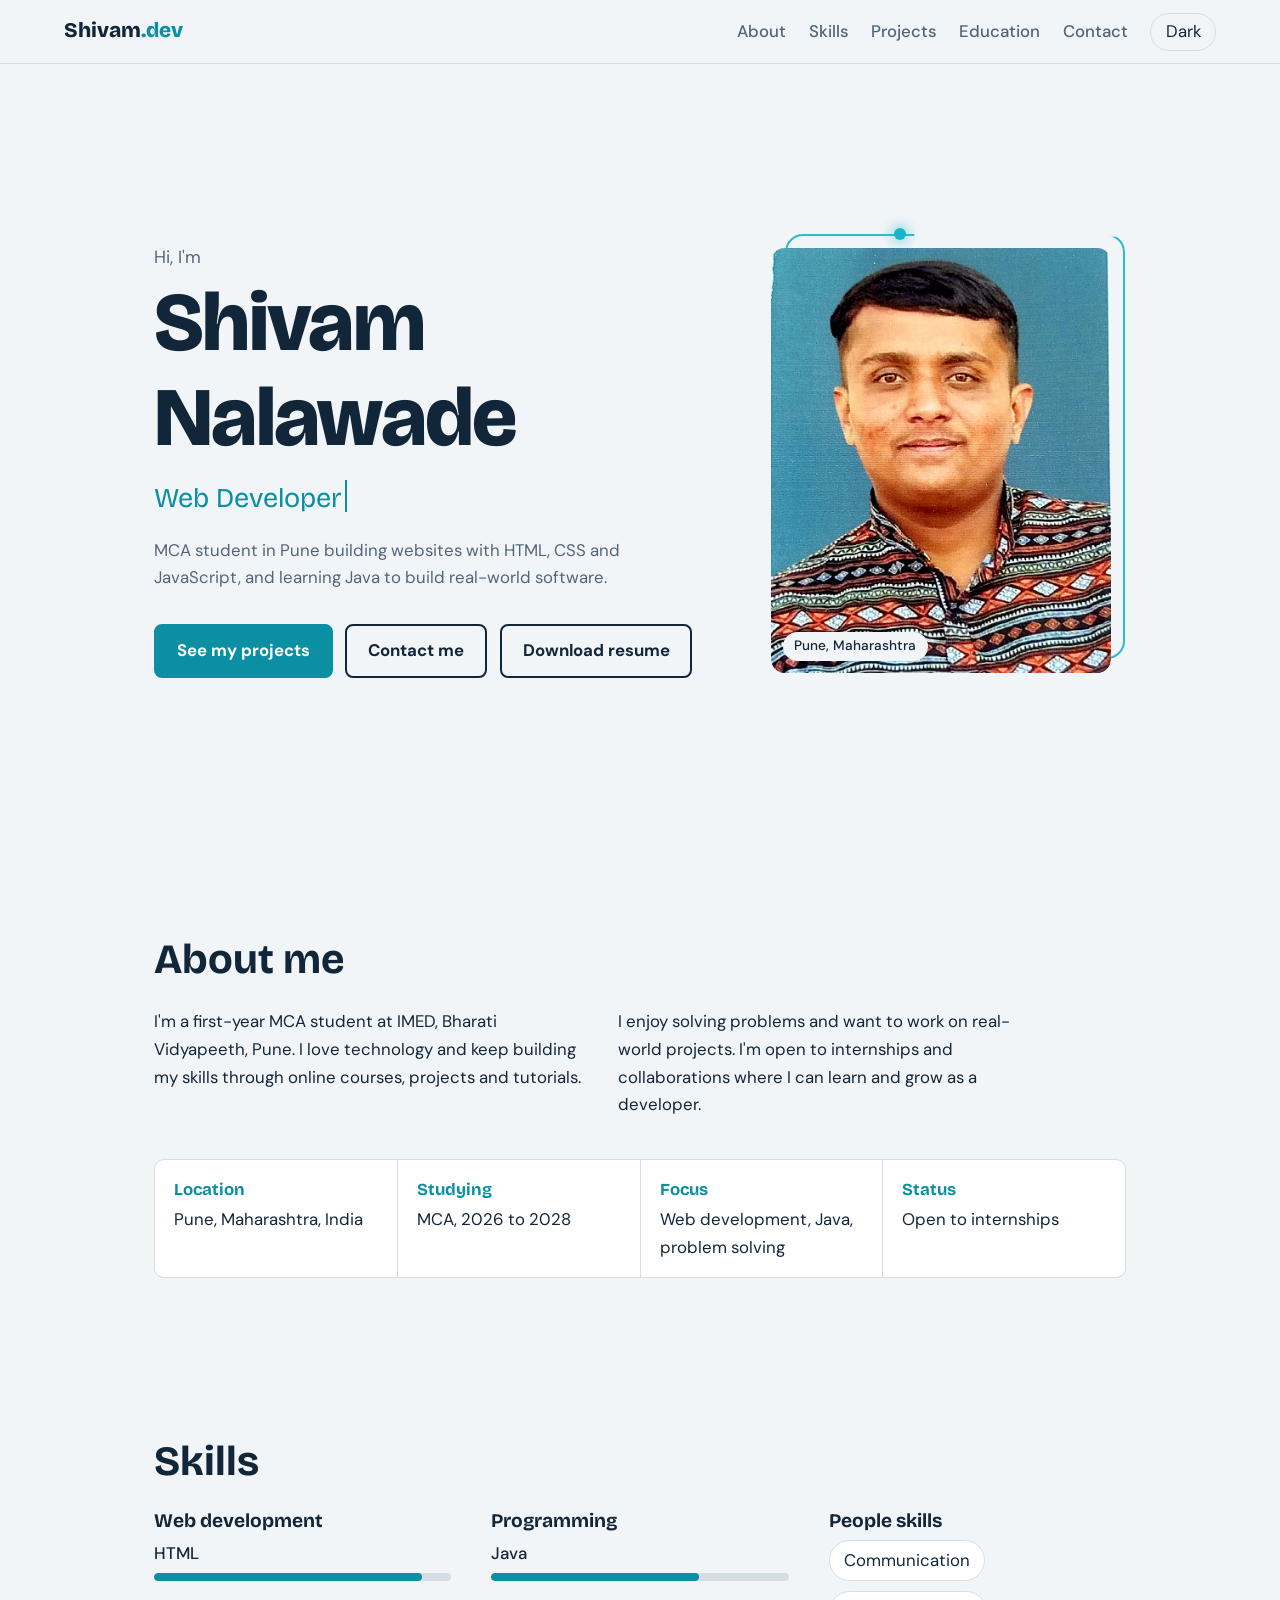
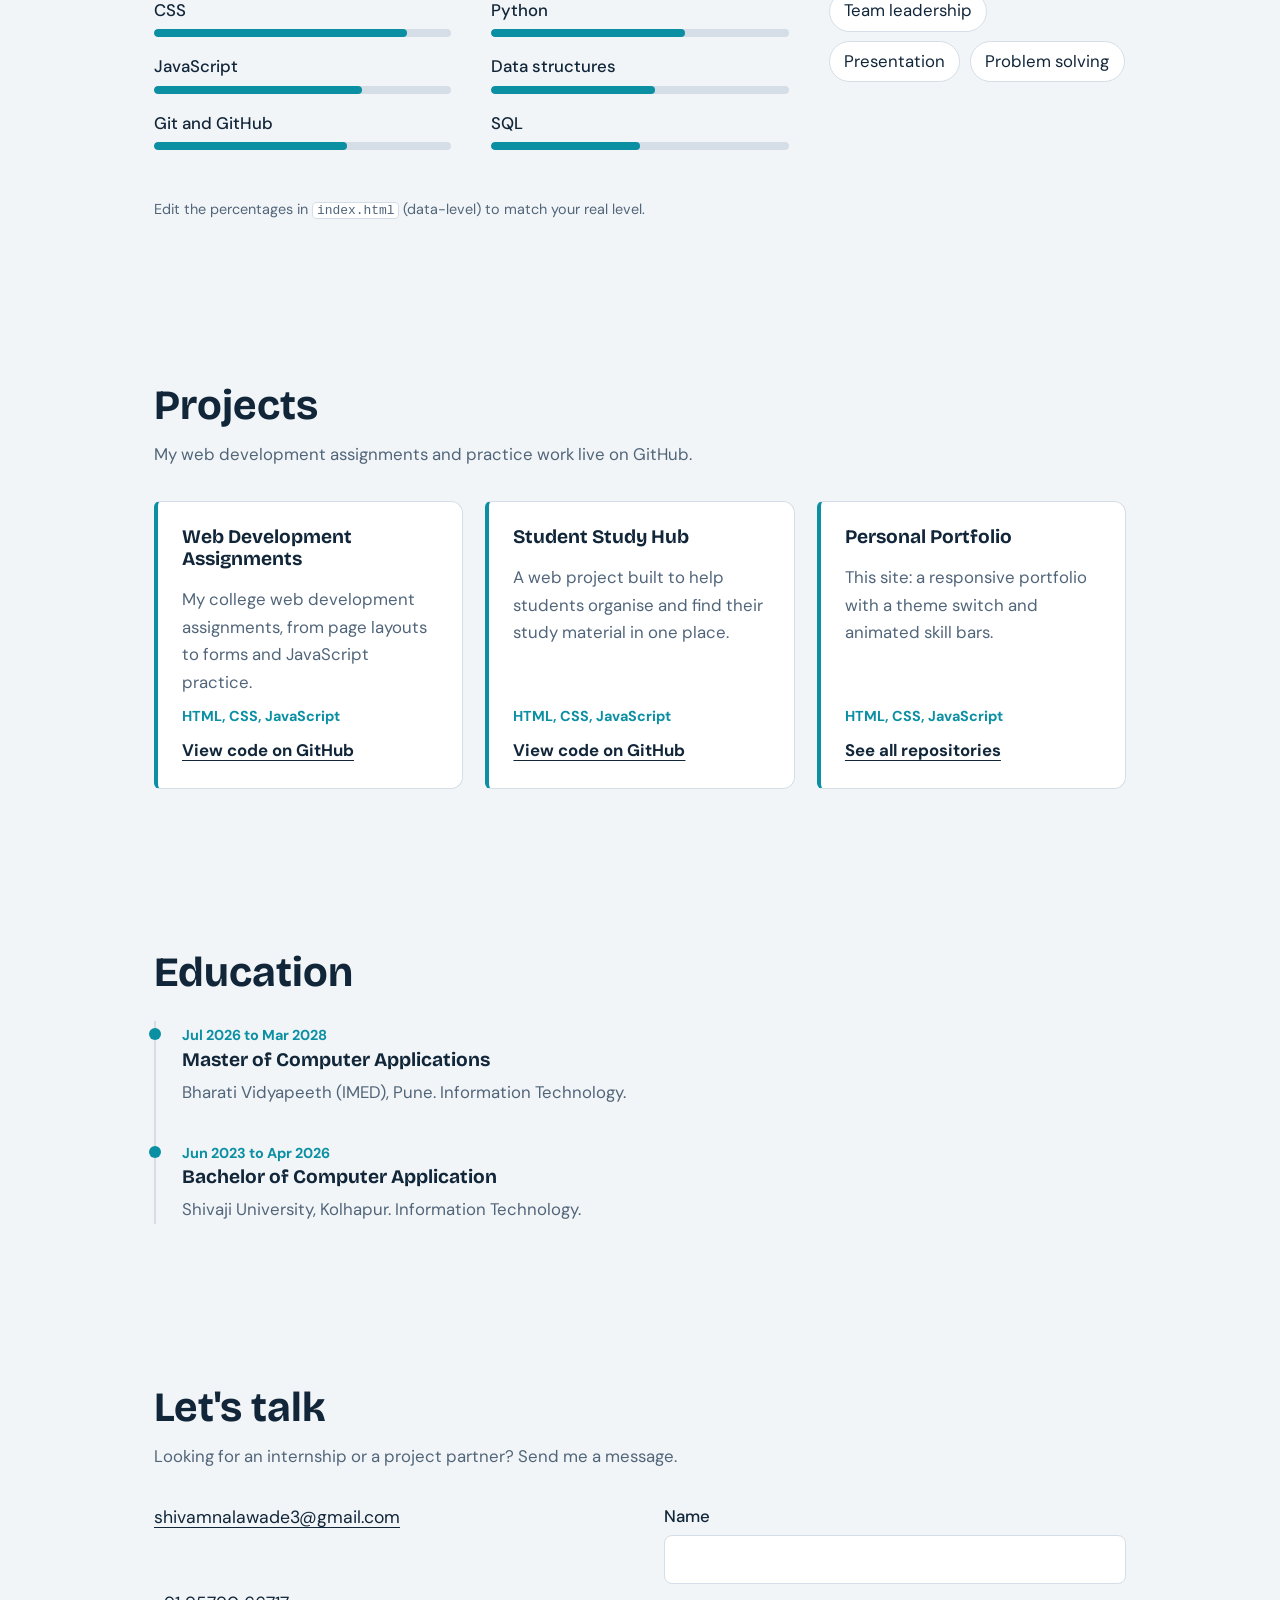
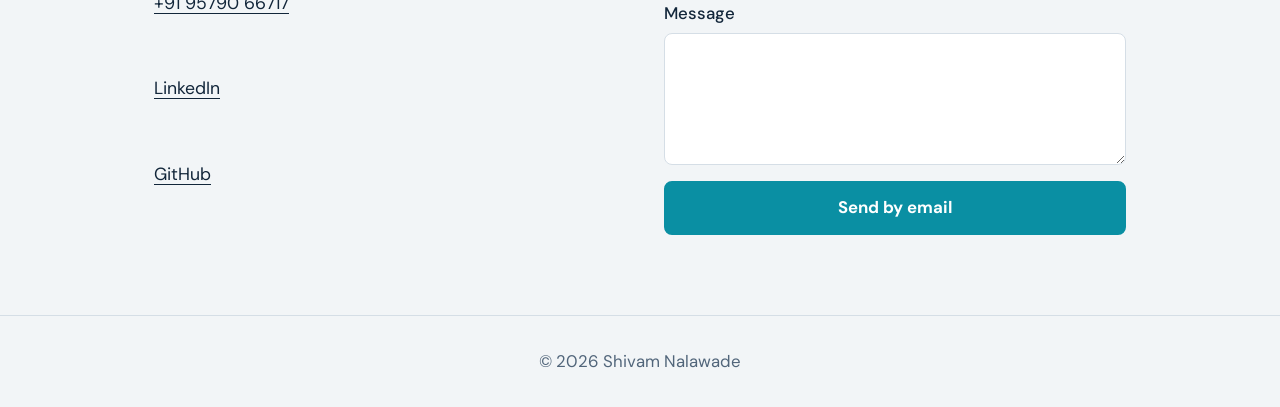
<file: portfolio/index.html>
<!DOCTYPE html>
<html lang="en">
<head>
<meta charset="UTF-8">
<meta name="viewport" content="width=device-width, initial-scale=1">
<title>Shivam Nalawade | Web Developer Portfolio</title>
<meta name="description" content="Portfolio of Shivam Nalawade, MCA student and web developer in Pune.">
<link rel="preconnect" href="https://fonts.googleapis.com">
<link rel="preconnect" href="https://fonts.gstatic.com" crossorigin>
<link href="https://fonts.googleapis.com/css2?family=Bricolage+Grotesque:wght@500;700;800&family=DM+Sans:wght@400;500;700&display=swap" rel="stylesheet">
<link rel="stylesheet" href="style.css">
</head>
<body>

<header class="nav">
  <a href="#home" class="logo">Shivam<span>.dev</span></a>
  <button class="menu-btn" id="menuBtn" aria-label="Open menu" aria-expanded="false">Menu</button>
  <nav id="navLinks">
    <a href="#about">About</a>
    <a href="#skills">Skills</a>
    <a href="#projects">Projects</a>
    <a href="#education">Education</a>
    <a href="#contact">Contact</a>
    <button class="theme-btn" id="themeBtn" aria-label="Switch theme">Dark</button>
  </nav>
</header>

<main>
<section class="hero" id="home">
  <div class="hero-text">
    <p class="hello">Hi, I'm</p>
    <h1>Shivam Nalawade</h1>
    <p class="role"><span id="typed"></span><i class="cursor"></i></p>
    <p class="lead">MCA student in Pune building websites with HTML, CSS and JavaScript, and learning Java to build real-world software.</p>
    <div class="actions">
      <a class="btn primary" href="#projects">See my projects</a>
      <a class="btn" href="#contact">Contact me</a>
      <!-- Put your resume PDF in this folder and keep this name -->
      <a class="btn" href="Shivam_Nalawade_Resume.pdf" download>Download resume</a>
    </div>
  </div>
  <figure class="portrait">
    <img src="images/shivam.jpg" alt="Portrait of Shivam Nalawade" width="800" height="1010">
    <figcaption>Pune, Maharashtra</figcaption>
  </figure>
</section>

<section id="about">
  <h2>About me</h2>
  <div class="about-grid">
    <p>I'm a first-year MCA student at IMED, Bharati Vidyapeeth, Pune. I love technology and keep building my skills through online courses, projects and tutorials.</p>
    <p>I enjoy solving problems and want to work on real-world projects. I'm open to internships and collaborations where I can learn and grow as a developer.</p>
  </div>
  <ul class="facts">
    <li><b>Location</b> Pune, Maharashtra, India</li>
    <li><b>Studying</b> MCA, 2026 to 2028</li>
    <li><b>Focus</b> Web development, Java, problem solving</li>
    <li><b>Status</b> Open to internships</li>
  </ul>
</section>

<section id="skills">
  <h2>Skills</h2>
  <div class="skill-groups">
    <div>
      <h3>Web development</h3>
      <div class="bars">
        <div class="bar"><span>HTML</span><i data-level="90"></i></div>
        <div class="bar"><span>CSS</span><i data-level="85"></i></div>
        <div class="bar"><span>JavaScript</span><i data-level="70"></i></div>
        <div class="bar"><span>Git and GitHub</span><i data-level="65"></i></div>
      </div>
    </div>
    <div>
      <h3>Programming</h3>
      <div class="bars">
        <div class="bar"><span>Java</span><i data-level="70"></i></div>
        <div class="bar"><span>Python</span><i data-level="65"></i></div>
        <div class="bar"><span>Data structures</span><i data-level="55"></i></div>
        <div class="bar"><span>SQL</span><i data-level="50"></i></div>
      </div>
    </div>
    <div>
      <h3>People skills</h3>
      <ul class="chips">
        <li>Communication</li><li>Team leadership</li><li>Presentation</li><li>Problem solving</li>
      </ul>
    </div>
  </div>
  <p class="note">Edit the percentages in <code>index.html</code> (data-level) to match your real level.</p>
</section>

<section id="projects">
  <h2>Projects</h2>
  <p class="sub">My web development assignments and practice work live on GitHub.</p>
  <div class="cards">
    <article class="card">
      <h3>Web Development Assignments</h3>
      <p>My college web development assignments, from page layouts to forms and JavaScript practice.</p>
      <p class="tags">HTML, CSS, JavaScript</p>
      <a href="https://github.com/shivamai-bot/web-development-assignments" target="_blank" rel="noopener">View code on GitHub</a>
    </article>
    <article class="card">
      <h3>Student Study Hub</h3>
      <p>A web project built to help students organise and find their study material in one place.</p>
      <p class="tags">HTML, CSS, JavaScript</p>
      <a href="https://github.com/shivamai-bot/student-study-hub" target="_blank" rel="noopener">View code on GitHub</a>
    </article>
    <article class="card">
      <h3>Personal Portfolio</h3>
      <p>This site: a responsive portfolio with a theme switch and animated skill bars.</p>
      <p class="tags">HTML, CSS, JavaScript</p>
      <a href="https://github.com/shivamai-bot" target="_blank" rel="noopener">See all repositories</a>
    </article>
  </div>
</section>

<section id="education">
  <h2>Education</h2>
  <ol class="timeline">
    <li>
      <time>Jul 2026 to Mar 2028</time>
      <h3>Master of Computer Applications</h3>
      <p>Bharati Vidyapeeth (IMED), Pune. Information Technology.</p>
    </li>
    <li>
      <time>Jun 2023 to Apr 2026</time>
      <h3>Bachelor of Computer Application</h3>
      <p>Shivaji University, Kolhapur. Information Technology.</p>
    </li>
  </ol>
</section>

<section id="contact">
  <h2>Let's talk</h2>
  <p class="sub">Looking for an internship or a project partner? Send me a message.</p>
  <div class="contact-grid">
    <ul class="links">
      <li><a href="mailto:shivamnalawade3@gmail.com">shivamnalawade3@gmail.com</a></li>
      <li><a href="tel:+919579066717">+91 95790 66717</a></li>
      <li><a href="https://www.linkedin.com/in/shivam-nalawade-414155242/" target="_blank" rel="noopener">LinkedIn</a></li>
      <li><a href="https://github.com/shivamai-bot" target="_blank" rel="noopener">GitHub</a></li>
    </ul>
    <form id="contactForm">
      <label>Name <input type="text" id="fname" required></label>
      <label>Message <textarea id="fmsg" rows="4" required></textarea></label>
      <button class="btn primary" type="submit">Send by email</button>
    </form>
  </div>
</section>
</main>

<footer>© <span id="year"></span> Shivam Nalawade</footer>
<script src="script.js"></script>
</body>
</html>
</file>
<file: portfolio/style.css>
:root{
  --bg:#F2F5F7; --surface:#FFFFFF; --ink:#12263A; --muted:#51657A;
  --line:#D5DEE6; --accent:#0A8FA3; --accent-ink:#FFFFFF; --glow:#19B5C9;
  --head:"Bricolage Grotesque","Segoe UI",system-ui,sans-serif;
  --body:"DM Sans","Segoe UI",system-ui,sans-serif;
}
:root[data-theme="dark"]{
  --bg:#0B1624; --surface:#122236; --ink:#E8F0F7; --muted:#9BB0C4;
  --line:#23374E; --accent:#3CD0E4; --accent-ink:#06202A; --glow:#3CD0E4;
}
*{box-sizing:border-box;margin:0}
html{scroll-behavior:smooth;scroll-padding-top:72px}
body{font-family:var(--body);background:var(--bg);color:var(--ink);line-height:1.65;font-size:1.05rem}
a{color:inherit}
:focus-visible{outline:3px solid var(--accent);outline-offset:3px}
code{background:var(--surface);border:1px solid var(--line);padding:0 .3em;border-radius:4px;font-size:.9em}

/* nav */
.nav{position:sticky;top:0;z-index:10;display:flex;justify-content:space-between;align-items:center;
  padding:.8rem 5vw;background:color-mix(in srgb,var(--bg) 88%,transparent);backdrop-filter:blur(10px);border-bottom:1px solid var(--line)}
.logo{font-family:var(--head);font-weight:800;font-size:1.3rem;text-decoration:none}
.logo span{color:var(--accent)}
nav{display:flex;gap:1.4rem;align-items:center}
nav a{text-decoration:none;color:var(--muted);font-weight:500}
nav a:hover{color:var(--ink)}
.theme-btn,.menu-btn{font:inherit;background:none;color:var(--ink);border:1px solid var(--line);border-radius:999px;padding:.25rem .9rem;cursor:pointer}
.menu-btn{display:none}

/* sections */
section{padding:5rem 5vw;max-width:1100px;margin:0 auto}
h1,h2,h3{font-family:var(--head);line-height:1.15}
h2{font-size:clamp(1.9rem,4vw,2.6rem);margin-bottom:1.5rem}
h3{font-size:1.2rem;margin-bottom:.5rem}
.sub{color:var(--muted);margin:-.8rem 0 2rem}

/* hero */
.hero{display:grid;grid-template-columns:1.2fr .8fr;gap:3rem;align-items:center;min-height:88vh}
.hello{color:var(--muted);font-size:1.1rem}
h1{font-size:clamp(2.8rem,8vw,5.2rem);font-weight:800;letter-spacing:-.02em;margin:.2rem 0 .6rem}
.role{font-family:var(--head);font-size:clamp(1.2rem,3vw,1.7rem);color:var(--accent);min-height:2.2rem}
.cursor{display:inline-block;width:2px;height:1.2em;background:var(--accent);margin-left:3px;vertical-align:-.2em;animation:blink 1s steps(2) infinite}
@keyframes blink{50%{opacity:0}}
.lead{max-width:34rem;margin:1rem 0 2rem;color:var(--muted)}
.actions{display:flex;flex-wrap:wrap;gap:.8rem}
.btn{display:inline-block;font:inherit;font-weight:700;text-decoration:none;cursor:pointer;padding:.7rem 1.3rem;border-radius:8px;border:2px solid var(--ink);background:none;color:var(--ink);transition:transform .15s}
.btn:hover{transform:translateY(-2px)}
.btn.primary{background:var(--accent);border-color:var(--accent);color:var(--accent-ink)}

/* portrait: the one memorable element, a photo wrapped in a circuit-trace frame */
.portrait{position:relative;justify-self:center;width:min(100%,340px)}
.portrait::before{content:"";position:absolute;inset:-14px -14px 14px 14px;border:2px solid var(--glow);border-radius:18px;
  clip-path:polygon(0 0,38% 0,38% 3px,100% 3px,100% 100%,62% 100%,62% calc(100% - 3px),0 calc(100% - 3px));opacity:.9}
.portrait::after{content:"";position:absolute;width:12px;height:12px;border-radius:50%;background:var(--glow);top:-20px;left:calc(38% - 6px);box-shadow:0 0 14px var(--glow)}
.portrait img{position:relative;display:block;width:100%;height:auto;aspect-ratio:4/5;object-fit:cover;object-position:top;border-radius:14px;background:var(--surface)}
.portrait figcaption{position:absolute;left:12px;bottom:12px;background:var(--bg);color:var(--ink);font-size:.85rem;font-weight:500;padding:.2rem .7rem;border-radius:999px}

/* about */
.about-grid{display:grid;grid-template-columns:1fr 1fr;gap:2rem;max-width:56rem}
.facts{list-style:none;padding:0;margin-top:2.5rem;display:grid;grid-template-columns:repeat(auto-fit,minmax(210px,1fr));gap:1px;background:var(--line);border:1px solid var(--line);border-radius:10px;overflow:hidden}
.facts li{background:var(--surface);padding:1rem 1.2rem}
.facts b{display:block;font-family:var(--head);color:var(--accent);margin-bottom:.15rem}

/* skills */
.skill-groups{display:grid;grid-template-columns:repeat(auto-fit,minmax(250px,1fr));gap:2.5rem}
.bar{margin-bottom:1rem}
.bar span{display:block;font-weight:500;margin-bottom:.3rem}
.bar i{display:block;height:8px;border-radius:99px;background:var(--line);position:relative;overflow:hidden}
.bar i::after{content:"";position:absolute;inset:0;width:0;background:var(--accent);border-radius:99px;transition:width 1.1s ease}
.bar.on i::after{width:var(--w)}
.chips{list-style:none;padding:0;display:flex;flex-wrap:wrap;gap:.6rem}
.chips li{border:1px solid var(--line);background:var(--surface);padding:.35rem .9rem;border-radius:999px}
.note{margin-top:2rem;font-size:.9rem;color:var(--muted)}

/* projects */
.cards{display:grid;grid-template-columns:repeat(auto-fit,minmax(260px,1fr));gap:1.4rem}
.card{background:var(--surface);border:1px solid var(--line);border-left:4px solid var(--accent);border-radius:6px 12px 12px 6px;padding:1.5rem;display:flex;flex-direction:column;gap:.5rem}
.card p{color:var(--muted)}
.card .tags{font-size:.9rem;color:var(--accent);font-weight:700;margin-top:auto}
.card a{font-weight:700;text-underline-offset:4px}

/* education timeline */
.timeline{list-style:none;padding:0 0 0 1.6rem;border-left:2px solid var(--line);display:grid;gap:2rem}
.timeline li{position:relative}
.timeline li::before{content:"";position:absolute;left:calc(-1.6rem - 7px);top:.45rem;width:12px;height:12px;border-radius:50%;background:var(--accent)}
.timeline time{font-size:.9rem;color:var(--accent);font-weight:700}
.timeline p{color:var(--muted)}

/* contact */
.contact-grid{display:grid;grid-template-columns:1fr 1fr;gap:3rem}
.links{list-style:none;padding:0;display:grid;gap:.7rem;font-size:1.1rem}
.links a{text-underline-offset:4px}
form{display:grid;gap:1rem}
label{display:grid;gap:.3rem;font-weight:500}
input,textarea{font:inherit;color:var(--ink);background:var(--surface);border:1px solid var(--line);border-radius:8px;padding:.6rem .8rem}
footer{text-align:center;padding:2rem;color:var(--muted);border-top:1px solid var(--line)}

@media (max-width:800px){
  .menu-btn{display:block}
  nav{display:none;position:absolute;top:100%;left:0;right:0;flex-direction:column;align-items:flex-start;padding:1rem 5vw;background:var(--bg);border-bottom:1px solid var(--line)}
  nav.open{display:flex}
  .hero{grid-template-columns:1fr;min-height:0;padding-top:3rem}
  .portrait{order:-1;width:min(70%,280px)}
  .about-grid,.contact-grid{grid-template-columns:1fr}
}
@media (prefers-reduced-motion:reduce){
  html{scroll-behavior:auto}
  .cursor{animation:none}
  .bar i::after{transition:none}
}
</file>
